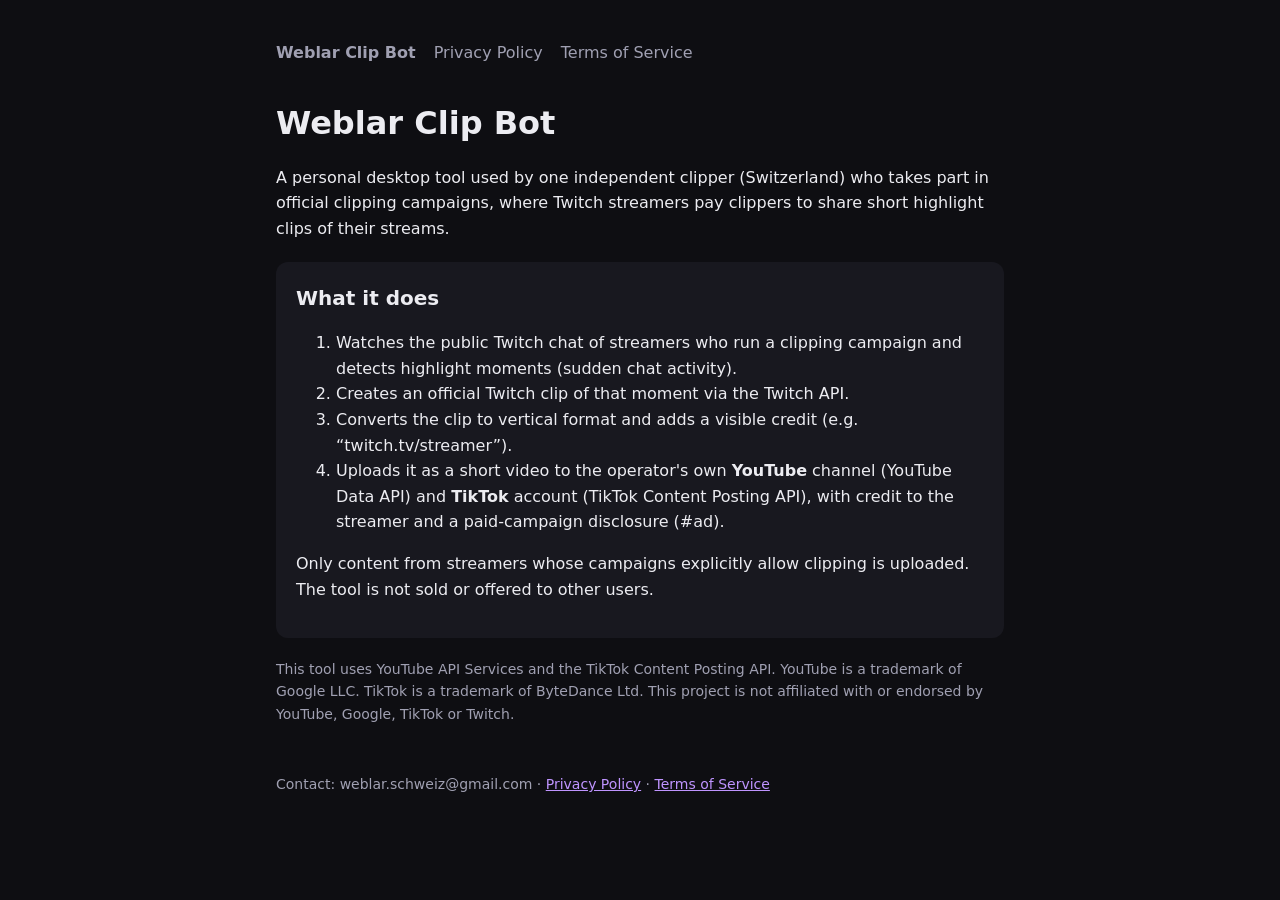
<file: index.html>
<!doctype html>
<html lang="en"><head><meta charset="utf-8"><meta name="viewport" content="width=device-width,initial-scale=1">
<title>Weblar Clip Bot</title><link rel="stylesheet" href="style.css"></head>
<body><main>
<nav><a href="index.html"><b>Weblar Clip Bot</b></a><a href="privacy.html">Privacy Policy</a><a href="terms.html">Terms of Service</a></nav>
<h1>Weblar Clip Bot</h1>
<p>A personal desktop tool used by one independent clipper (Switzerland) who takes part in official clipping campaigns, where Twitch streamers pay clippers to share short highlight clips of their streams.</p>
<div class="card">
<h2 style="margin-top:0">What it does</h2>
<ol>
<li>Watches the public Twitch chat of streamers who run a clipping campaign and detects highlight moments (sudden chat activity).</li>
<li>Creates an official Twitch clip of that moment via the Twitch API.</li>
<li>Converts the clip to vertical format and adds a visible credit (e.g. “twitch.tv/streamer”).</li>
<li>Uploads it as a short video to the operator's own <b>YouTube</b> channel (YouTube Data API) and <b>TikTok</b> account (TikTok Content Posting API), with credit to the streamer and a paid-campaign disclosure (#ad).</li>
</ol>
<p>Only content from streamers whose campaigns explicitly allow clipping is uploaded. The tool is not sold or offered to other users.</p>
</div>
<p class="muted">This tool uses YouTube API Services and the TikTok Content Posting API. YouTube is a trademark of Google LLC. TikTok is a trademark of ByteDance Ltd. This project is not affiliated with or endorsed by YouTube, Google, TikTok or Twitch.</p>
<footer>Contact: weblar.schweiz@gmail.com · <a href="privacy.html">Privacy Policy</a> · <a href="terms.html">Terms of Service</a></footer>
</main></body></html>
</file>
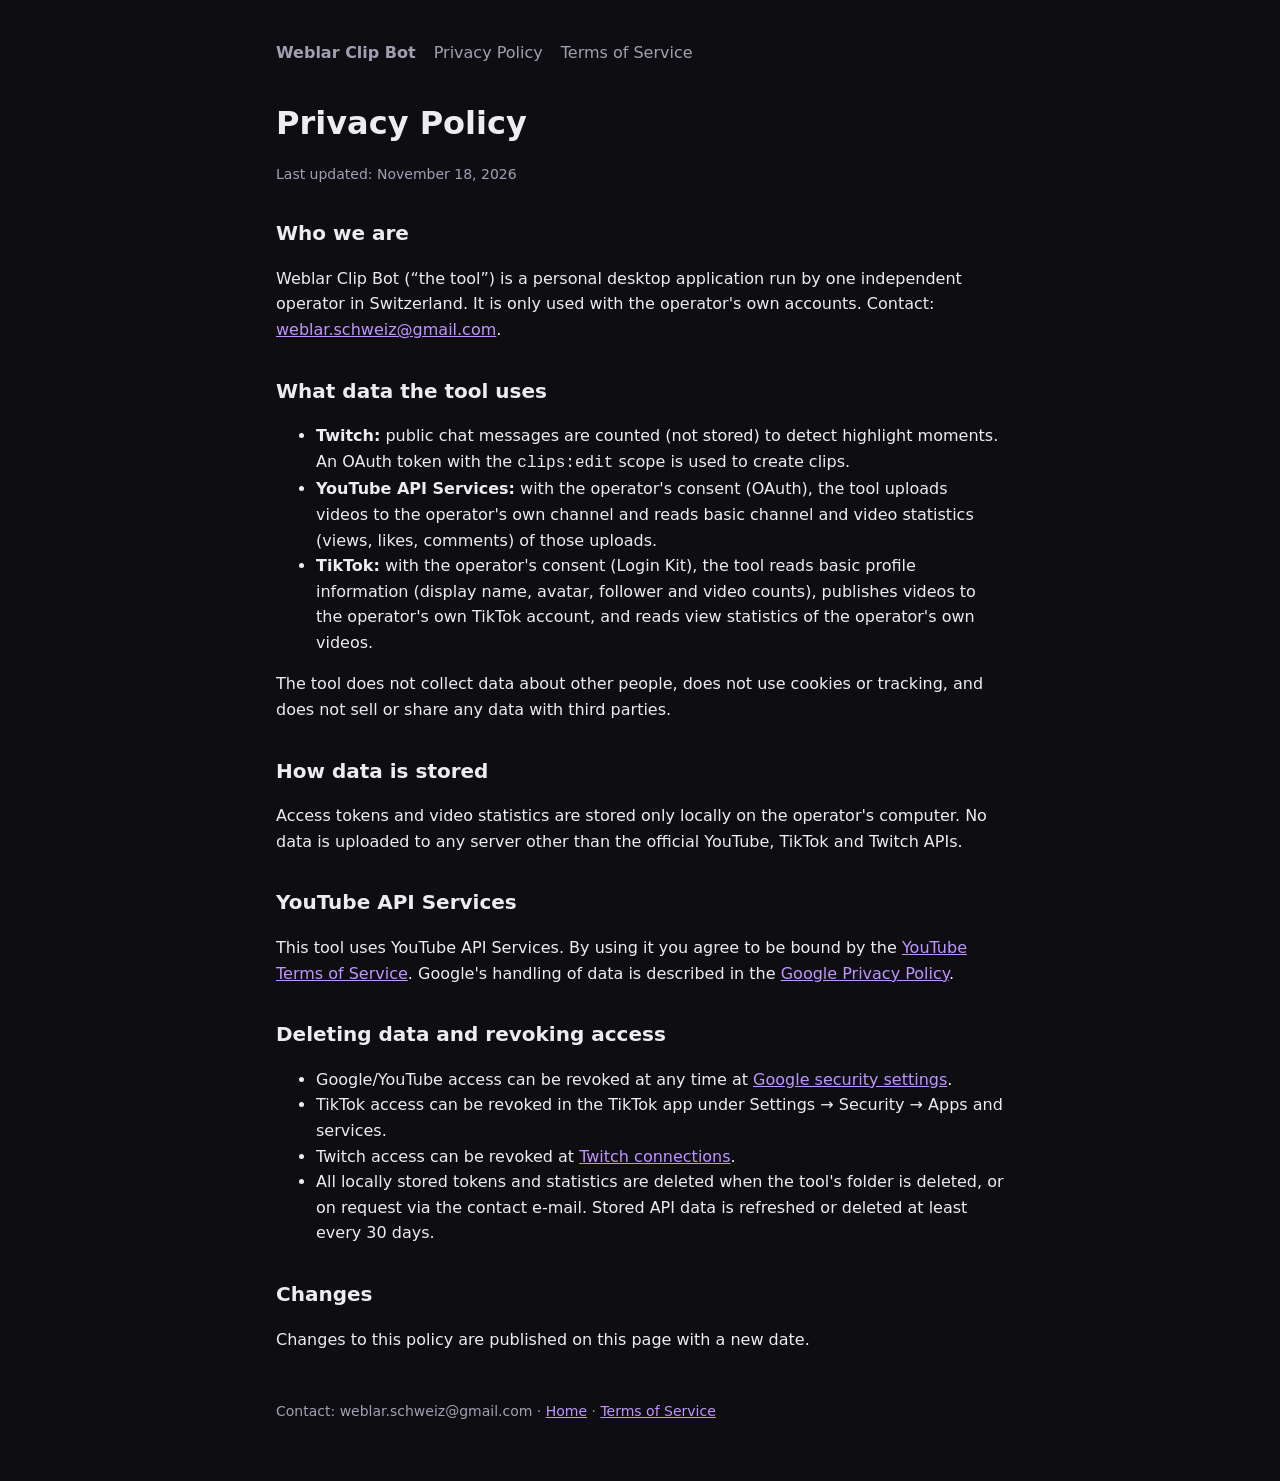
<file: privacy.html>
<!doctype html>
<html lang="en"><head><meta charset="utf-8"><meta name="viewport" content="width=device-width,initial-scale=1">
<title>Privacy Policy – Weblar Clip Bot</title><link rel="stylesheet" href="style.css"></head>
<body><main>
<nav><a href="index.html"><b>Weblar Clip Bot</b></a><a href="privacy.html">Privacy Policy</a><a href="terms.html">Terms of Service</a></nav>
<h1>Privacy Policy</h1>
<p class="muted">Last updated: November 18, 2026</p>

<h2>Who we are</h2>
<p>Weblar Clip Bot (“the tool”) is a personal desktop application run by one independent operator in Switzerland. It is only used with the operator's own accounts. Contact: <a href="mailto:weblar.schweiz@gmail.com">weblar.schweiz@gmail.com</a>.</p>

<h2>What data the tool uses</h2>
<ul>
<li><b>Twitch:</b> public chat messages are counted (not stored) to detect highlight moments. An OAuth token with the <code>clips:edit</code> scope is used to create clips.</li>
<li><b>YouTube API Services:</b> with the operator's consent (OAuth), the tool uploads videos to the operator's own channel and reads basic channel and video statistics (views, likes, comments) of those uploads.</li>
<li><b>TikTok:</b> with the operator's consent (Login Kit), the tool reads basic profile information (display name, avatar, follower and video counts), publishes videos to the operator's own TikTok account, and reads view statistics of the operator's own videos.</li>
</ul>
<p>The tool does not collect data about other people, does not use cookies or tracking, and does not sell or share any data with third parties.</p>

<h2>How data is stored</h2>
<p>Access tokens and video statistics are stored only locally on the operator's computer. No data is uploaded to any server other than the official YouTube, TikTok and Twitch APIs.</p>

<h2>YouTube API Services</h2>
<p>This tool uses YouTube API Services. By using it you agree to be bound by the <a href="https://www.youtube.com/t/terms">YouTube Terms of Service</a>. Google's handling of data is described in the <a href="https://policies.google.com/privacy">Google Privacy Policy</a>.</p>

<h2>Deleting data and revoking access</h2>
<ul>
<li>Google/YouTube access can be revoked at any time at <a href="https://security.google.com/settings/security/permissions">Google security settings</a>.</li>
<li>TikTok access can be revoked in the TikTok app under Settings → Security → Apps and services.</li>
<li>Twitch access can be revoked at <a href="https://www.twitch.tv/settings/connections">Twitch connections</a>.</li>
<li>All locally stored tokens and statistics are deleted when the tool's folder is deleted, or on request via the contact e-mail. Stored API data is refreshed or deleted at least every 30 days.</li>
</ul>

<h2>Changes</h2>
<p>Changes to this policy are published on this page with a new date.</p>
<footer>Contact: weblar.schweiz@gmail.com · <a href="index.html">Home</a> · <a href="terms.html">Terms of Service</a></footer>
</main></body></html>
</file>
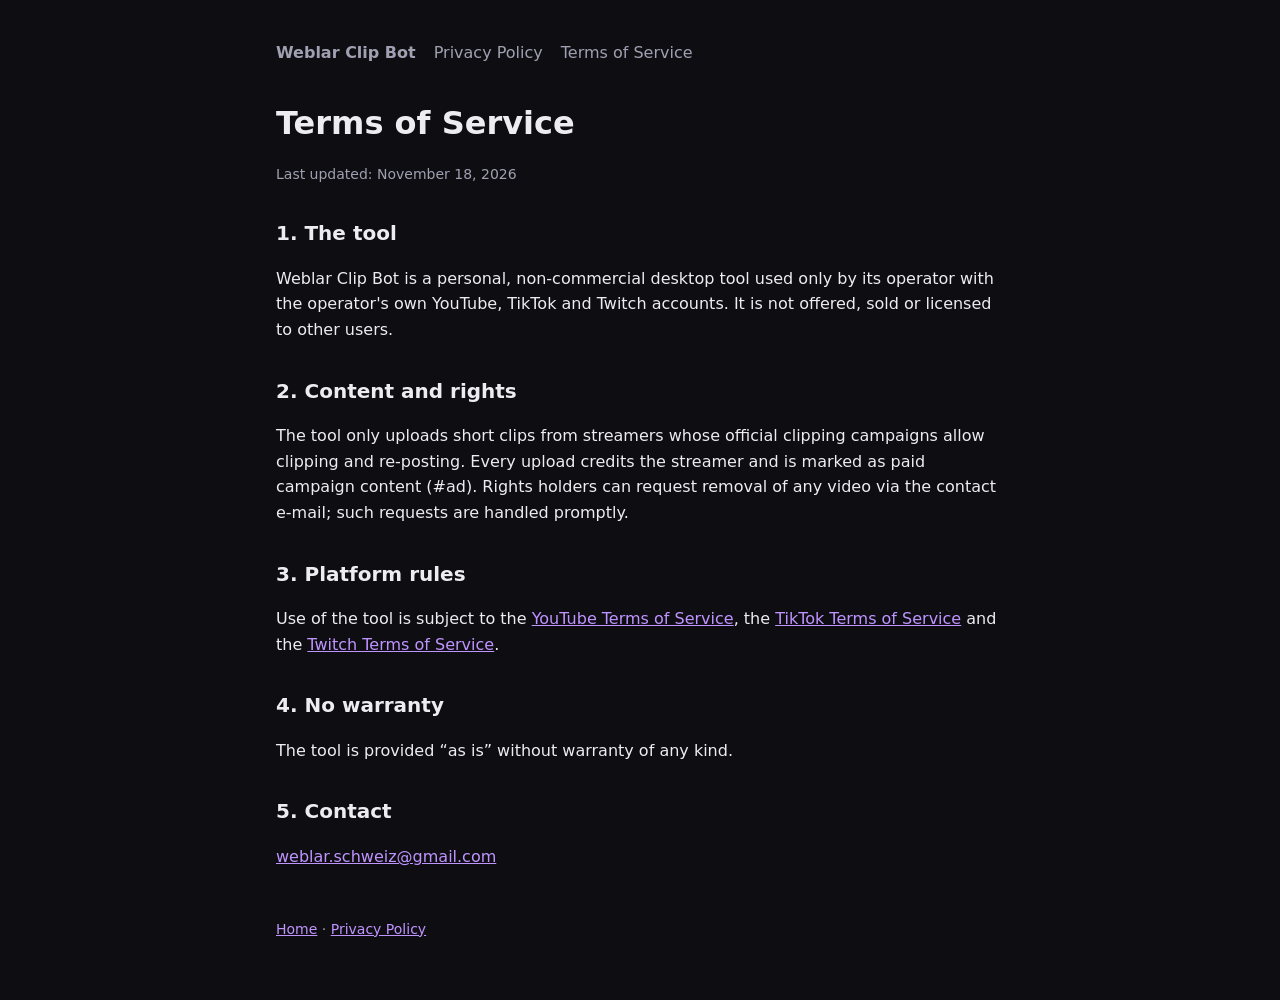
<file: terms.html>
<!doctype html>
<html lang="en"><head><meta charset="utf-8"><meta name="viewport" content="width=device-width,initial-scale=1">
<title>Terms of Service – Weblar Clip Bot</title><link rel="stylesheet" href="style.css"></head>
<body><main>
<nav><a href="index.html"><b>Weblar Clip Bot</b></a><a href="privacy.html">Privacy Policy</a><a href="terms.html">Terms of Service</a></nav>
<h1>Terms of Service</h1>
<p class="muted">Last updated: November 18, 2026</p>
<h2>1. The tool</h2>
<p>Weblar Clip Bot is a personal, non-commercial desktop tool used only by its operator with the operator's own YouTube, TikTok and Twitch accounts. It is not offered, sold or licensed to other users.</p>
<h2>2. Content and rights</h2>
<p>The tool only uploads short clips from streamers whose official clipping campaigns allow clipping and re-posting. Every upload credits the streamer and is marked as paid campaign content (#ad). Rights holders can request removal of any video via the contact e-mail; such requests are handled promptly.</p>
<h2>3. Platform rules</h2>
<p>Use of the tool is subject to the <a href="https://www.youtube.com/t/terms">YouTube Terms of Service</a>, the <a href="https://www.tiktok.com/legal/terms-of-service">TikTok Terms of Service</a> and the <a href="https://www.twitch.tv/p/legal/terms-of-service/">Twitch Terms of Service</a>.</p>
<h2>4. No warranty</h2>
<p>The tool is provided “as is” without warranty of any kind.</p>
<h2>5. Contact</h2>
<p><a href="mailto:weblar.schweiz@gmail.com">weblar.schweiz@gmail.com</a></p>
<footer><a href="index.html">Home</a> · <a href="privacy.html">Privacy Policy</a></footer>
</main></body></html>
</file>
<file: style.css>
:root{--bg:#0e0e12;--card:#18181f;--text:#ececf1;--muted:#a0a0b2;--accent:#9146ff}
*{box-sizing:border-box}body{margin:0;background:var(--bg);color:var(--text);font:16px/1.6 system-ui,"Segoe UI",sans-serif}
main{max-width:760px;margin:0 auto;padding:40px 16px 60px}
nav{display:flex;gap:18px;flex-wrap:wrap;margin-bottom:32px}nav a{color:var(--muted);text-decoration:none}nav a:hover{color:var(--text)}
h1{font-size:32px;margin:0 0 8px}h2{margin-top:32px;font-size:20px}a{color:#bf94ff}
.card{background:var(--card);border-radius:12px;padding:20px;margin:20px 0}
.muted{color:var(--muted);font-size:14px}footer{margin-top:48px;color:var(--muted);font-size:14px}
</file>
